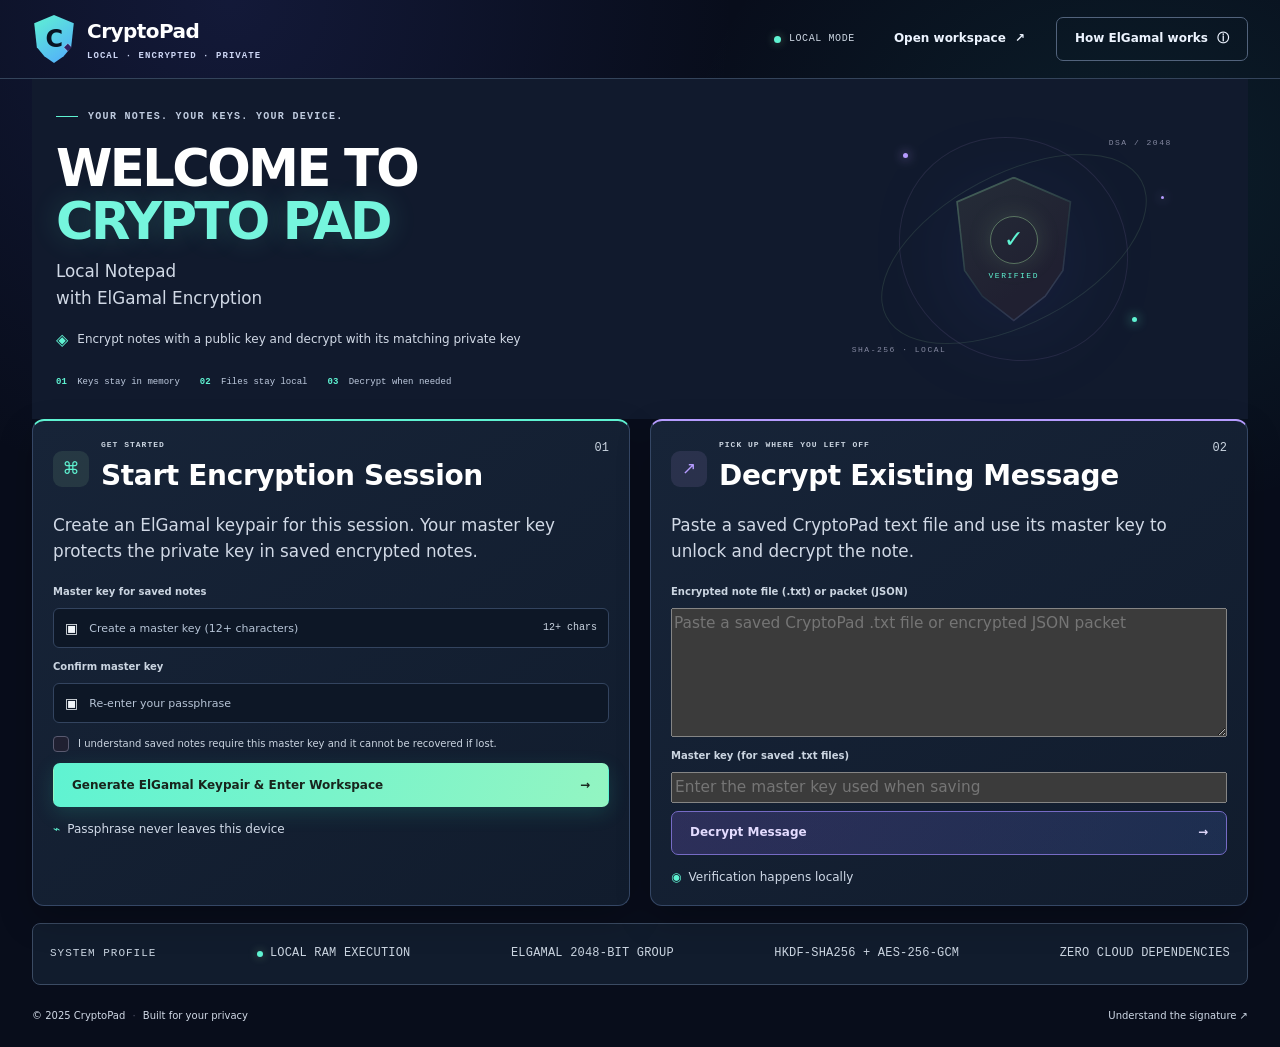
<file: frontend/index.html>
<!DOCTYPE html>
<html lang="en">
<head>
  <meta charset="UTF-8">
  <meta name="viewport" content="width=device-width, initial-scale=1.0">
  <meta name="theme-color" content="#11111b">
  <meta name="description" content="CryptoPad is a local-first notepad interface for ElGamal-encrypted notes.">
  <title>CryptoPad — ElGamal Encrypted Local Notepad</title>
  <link rel="stylesheet" href="styles.css">
</head>
<body>
  <!-- The landing page is the initial view. A backend can serve the workspace
       route after key generation or note verification is complete. -->
  <header class="site-header">
    <nav class="nav container" aria-label="Main navigation">
      <a class="brand" href="index.html" aria-label="CryptoPad home">
        <span class="brand-mark" aria-hidden="true"><span class="brand-c">C</span><span class="brand-lock">◆</span></span>
        <span class="brand-word">CryptoPad<small>LOCAL · ENCRYPTED · PRIVATE</small></span>
      </a>
      <div class="nav-actions">
        <span class="connection"><span class="pulse" aria-hidden="true"></span> LOCAL MODE</span>
        <a class="button button-quiet" href="workspace.html">Open workspace <span aria-hidden="true">↗</span></a>
        <!-- Native dialog targets need a small backend/browser integration to open without JS. -->
        <a class="button button-outline" href="#elgamal-guide">How ElGamal works <span aria-hidden="true">ⓘ</span></a>
      </div>
    </nav>
  </header>

  <main id="home">
    <section class="hero hero-section container" aria-labelledby="hero-title">
      <div class="hero-copy">
        <p class="eyebrow"><span class="eyebrow-line"></span> YOUR NOTES. YOUR KEYS. YOUR DEVICE.</p>
        <h1 id="hero-title">WELCOME TO<br><span>CRYPTO PAD</span></h1>
        <p class="hero-subtitle">Local Notepad<br>with ElGamal Encryption</p>
        <p class="hero-security"><span aria-hidden="true">◈</span> Encrypt notes with a public key and decrypt with its matching private key</p>
        <div class="hero-proof" aria-label="Privacy features">
          <span><b>01</b> Keys stay in memory</span><span><b>02</b> Files stay local</span><span><b>03</b> Decrypt when needed</span>
        </div>
      </div>
      <div class="hero-art" aria-hidden="true">
        <div class="orbit orbit-one"></div><div class="orbit orbit-two"></div>
        <div class="shield"><div class="shield-inner"><span class="shield-check">✓</span><span class="shield-label">VERIFIED</span></div></div>
        <span class="art-code code-top">DSA / 2048</span><span class="art-code code-bottom">SHA-256 · LOCAL</span>
        <span class="art-dot dot-one"></span><span class="art-dot dot-two"></span><span class="art-dot dot-three"></span>
      </div>
    </section>

    <section class="entry-grid container" aria-label="Start or open a signed session">
      <article class="panel start-panel">
        <div class="panel-heading"><div class="panel-icon green-icon" aria-hidden="true">⌘</div><div><p class="panel-kicker">GET STARTED</p><h2>Start Encryption Session</h2></div><span class="step-number">01</span></div>
        <p class="panel-description">Create an ElGamal keypair for this session. Your master key protects the private key in saved encrypted notes.</p>
        <!-- Names and IDs are stable hooks for a Flask or Java form handler. -->
        <form action="/session/create" method="post" class="form-stack">
          <label for="master-passphrase">Master key for saved notes</label>
          <div class="input-wrap"><span aria-hidden="true">▣</span><input id="master-passphrase" name="master_passphrase" type="password" autocomplete="new-password" placeholder="Create a master key (12+ characters)" required minlength="12"><span class="input-hint">12+ chars</span></div>
          <label for="confirm-passphrase">Confirm master key</label>
          <div class="input-wrap"><span aria-hidden="true">▣</span><input id="confirm-passphrase" name="confirm_passphrase" type="password" autocomplete="new-password" placeholder="Re-enter your passphrase" required minlength="12"></div>
          <label class="check-row" for="volatile-ack"><input id="volatile-ack" name="volatile_acknowledged" type="checkbox" required><span class="custom-check" aria-hidden="true"></span><span>I understand saved notes require this master key and it cannot be recovered if lost.</span></label>
          <button class="button button-primary button-full" type="submit">Generate ElGamal Keypair &amp; Enter Workspace <span aria-hidden="true">→</span></button>
        </form>
        <p class="panel-footnote"><span aria-hidden="true">⌁</span> Passphrase never leaves this device</p>
      </article>

      <article class="panel open-panel">
        <div class="panel-heading"><div class="panel-icon purple-icon" aria-hidden="true">↗</div><div><p class="panel-kicker">PICK UP WHERE YOU LEFT OFF</p><h2>Decrypt Existing Message</h2></div><span class="step-number">02</span></div>
        <p class="panel-description">Paste a saved CryptoPad text file and use its master key to unlock and decrypt the note.</p>
        <form id="decrypt-form" class="form-stack">
          <label for="encrypted-packet">Encrypted note file (.txt) or packet (JSON)</label>
          <textarea id="encrypted-packet" name="packet" rows="5" placeholder="Paste a saved CryptoPad .txt file or encrypted JSON packet" required></textarea>
          <label for="existing-master-key">Master key (for saved .txt files)</label>
          <input id="existing-master-key" name="master_key" type="password" autocomplete="current-password" placeholder="Enter the master key used when saving" minlength="12">
          <button class="button button-secondary button-full" type="submit">Decrypt Message <span aria-hidden="true">→</span></button>
        </form>
        <p class="panel-footnote"><span aria-hidden="true">◉</span> Verification happens locally</p>
      </article>
    </section>

    <section class="telemetry container" aria-label="Security and runtime properties">
      <span class="telemetry-label">SYSTEM PROFILE</span><span><i class="status-dot"></i> Local RAM execution</span><span>ElGamal 2048-bit group</span><span>HKDF-SHA256 + AES-256-GCM</span><span>Zero cloud dependencies</span>
    </section>

    <!-- CSS :target reveals this accessible explainer without adding JavaScript. -->
    <section id="elgamal-guide" class="dialog-overlay" role="dialog" aria-modal="true" aria-labelledby="guide-title">
      <a class="dialog-backdrop" href="#home" aria-label="Close ElGamal guide"></a>
      <article class="dialog-card">
        <div class="dialog-heading"><div><p class="panel-kicker">THE MATH BEHIND THE MARK</p><h2 id="guide-title">How ElGamal works</h2></div><a class="close-button" href="#home" aria-label="Close">×</a></div>
        <p class="dialog-intro">ElGamal uses a public key to establish a shared secret with a fresh random value. CryptoPad then derives an AES key and uses authenticated encryption for the note content.</p>
        <ol class="math-steps">
          <li><span class="math-number">01</span><div><h3>Key generation</h3><p>Choose private x and publish y = gˣ mod p.</p></div></li>
          <li><span class="math-number">02</span><div><h3>ElGamal encapsulation</h3><p>Choose fresh random k; compute c₁ = gᵏ mod p and shared secret yᵏ mod p.</p></div></li>
          <li><span class="math-number">03</span><div><h3>Hybrid encryption</h3><p>Derive an AES-256 key with HKDF-SHA256, then encrypt the message using AES-GCM.</p></div></li>
          <li><span class="math-number">04</span><div><h3>Decryption</h3><p>The private key computes c₁ˣ mod p to recreate the shared secret and decrypt/authenticate the message.</p></div></li>
        </ol>
        <p class="dialog-note">Educational prototype only. Use a vetted, standardized protocol and security review for real sensitive information.</p>
        <a class="button button-primary dialog-close" href="#home">Got it, thanks</a>
      </article>
    </section>

  </main>

  <footer class="site-footer container"><span>© 2025 CryptoPad <i>·</i> Built for your privacy</span><a href="#elgamal-guide">Understand the signature <span aria-hidden="true">↗</span></a></footer>
<dialog id="decrypt-dialog" class="decrypt-dialog" aria-labelledby="decrypt-dialog-title">
  <div class="dialog-heading"><div><p class="panel-kicker">CRYPTOPAD RESULT</p><h2 id="decrypt-dialog-title">Decrypted message</h2></div><button class="close-button" id="close-decrypt-dialog" type="button" aria-label="Close">×</button></div>
  <pre id="decrypted-message" class="decrypted-message"></pre>
  <button class="button button-primary dialog-done" id="decrypt-dialog-done" type="button">Done</button>
</dialog>
<script src="app.js"></script>
</body>
</html>
</file>
<file: frontend/styles.css>
/* CryptoPad interface styles. Colors and spacing live here so the palette is
   straightforward to adjust when a server-rendered theme is introduced. */
:root {
  color-scheme: dark;
  /* Shared palette keeps body text readable on the darker canvas. */
  --bg-dark: #11111b;
  --card-bg: #1e1e2e;
  --text-main: #cdd6f4;
  --text-muted: #9399b2;
  --accent-green: #a6e3a1;
  --accent-red: #f38ba8;
  --border-color: #313244;
  --base: var(--bg-dark);
  --surface: var(--card-bg);
  --surface-raised: #292a3c;
  --surface-soft: #181825;
  --border: var(--border-color);
  --border-soft: #303044;
  --text: var(--text-main);
  --text-strong: #f0f1f7;
  --muted: var(--text-muted);
  --green: var(--accent-green);
  --green-soft: #24382f;
  --red: var(--accent-red);
  --red-soft: #3d2936;
  --purple: #cba6f7;
  --yellow: #f9e2af;
  --mono: "Consolas", "Courier New", monospace;
  --sans: Inter, ui-sans-serif, system-ui, -apple-system, BlinkMacSystemFont, "Segoe UI", sans-serif;
  --radius: 12px;
}

* { box-sizing: border-box; }
html { scroll-behavior: smooth; scroll-padding-top: 28px; }
body { margin: 0; background: var(--base); color: var(--text); font-family: var(--sans); font-size: 14px; line-height: 1.55; }
body::before { position: fixed; z-index: -1; inset: 0; content: ""; opacity: .24; pointer-events: none; background-image: radial-gradient(#55556d 0.65px, transparent 0.65px); background-size: 24px 24px; }
a { color: inherit; text-decoration: none; }
button, input, textarea { font: inherit; }
button, a, input, textarea { -webkit-tap-highlight-color: transparent; }
button:focus-visible, a:focus-visible, input:focus-visible, textarea:focus-visible { outline: 2px solid var(--green); outline-offset: 3px; }
::selection { color: var(--base); background: var(--green); }
.container { width: min(1120px, calc(100% - 48px)); margin-inline: auto; }
.site-header { border-bottom: 1px solid rgb(255 255 255 / 5%); }
.nav { display: flex; align-items: center; justify-content: space-between; min-height: 78px; }
.brand { display: inline-flex; align-items: center; gap: 11px; color: var(--text-strong); font-size: 18px; font-weight: 750; letter-spacing: -.6px; }
.brand-mark { position: relative; display: grid; width: 44px; height: 48px; place-items: center; clip-path: polygon(50% 0, 95% 17%, 89% 67%, 72% 86%, 50% 100%, 28% 86%, 11% 67%, 5% 17%); background: var(--green); color: #11111b; }
.brand-c { font-size: 24px; font-weight: 850; line-height: 1; }
.brand-lock { position: absolute; right: 5px; bottom: 8px; color: var(--card-bg); font-size: 10px; text-shadow: 0 0 1px #fff; }
.brand-word { color: var(--text-strong); font-size: 20px; font-weight: 800; letter-spacing: -.55px; }
.brand small { display: block; margin-top: 2px; color: #cdd6f4; font-family: var(--mono); font-size: 9px; font-weight: 600; letter-spacing: 1.05px; }
.nav-actions { display: flex; align-items: center; gap: 12px; }
.connection { display: inline-flex; align-items: center; gap: 8px; margin-right: 8px; color: var(--muted); font-family: var(--mono); font-size: 10px; letter-spacing: .6px; }
.pulse, .status-dot { width: 7px; height: 7px; border-radius: 50%; background: var(--green); box-shadow: 0 0 10px rgb(166 227 161 / 45%); }
.button { display: inline-flex; min-height: 38px; align-items: center; justify-content: center; gap: 9px; padding: 0 14px; border: 1px solid transparent; border-radius: 7px; color: var(--text); font-size: 12px; font-weight: 650; cursor: pointer; transition: background .18s, border-color .18s, transform .18s; }
.button:hover { transform: translateY(-1px); }
.button-quiet { background: transparent; color: var(--text); }
.button-quiet:hover { background: rgb(255 255 255 / 4%); }
.button-outline { border-color: var(--border); background: transparent; }
.button-outline:hover { border-color: var(--green); color: var(--green); }
.button-primary { background: var(--green); color: #18241c; }
.button-primary:hover { background: #b8efb4; }
.button-secondary { border-color: rgb(203 166 247 / 27%); background: rgb(203 166 247 / 12%); color: #e0c7ff; }
.button-secondary:hover { background: rgb(203 166 247 / 19%); }
.button-full { width: 100%; min-height: 45px; justify-content: space-between; padding-inline: 15px; }
.button-small { min-height: 32px; padding-inline: 10px; font-size: 10px; }
.button-danger-quiet { border-color: rgb(243 139 168 / 24%); color: var(--red); }
.button-danger-quiet:hover { background: var(--red-soft); }

.hero { position: relative; display: grid; min-height: 340px; grid-template-columns: 1fr 390px; align-items: center; padding-block: 43px 36px; overflow: hidden; }
.hero-copy { position: relative; z-index: 1; }
.eyebrow, .panel-kicker { margin: 0; color: var(--muted); font-family: var(--mono); font-size: 10px; font-weight: 600; letter-spacing: 1.3px; }
.eyebrow { display: flex; align-items: center; gap: 10px; }
.eyebrow-line { width: 22px; height: 1px; background: var(--green); }
.hero h1 { margin: 17px 0 10px; color: var(--text-strong); font-size: clamp(36px, 5vw, 53px); font-weight: 800; letter-spacing: -2.6px; line-height: 1.04; }
.hero h1 span { color: var(--green); }
.hero-subtitle { margin: 0; color: #d8d9e5; font-size: 17px; font-weight: 450; line-height: 1.45; }
.hero-security { display: flex; align-items: flex-start; gap: 9px; margin: 18px 0 0; color: #a6a8bd; font-size: 12px; }
.hero-security span { color: var(--green); font-size: 16px; line-height: 1.25; }
.hero-proof { display: flex; flex-wrap: wrap; gap: 20px; margin-top: 25px; color: var(--muted); font-family: var(--mono); font-size: 9px; }
.hero-proof b { margin-right: 5px; color: var(--green); font-weight: 600; }
.hero-art { position: relative; display: grid; width: 330px; height: 280px; place-items: center; justify-self: center; }
.orbit { position: absolute; border: 1px solid rgb(166 227 161 / 12%); border-radius: 50%; transform: rotate(-28deg); }
.orbit-one { width: 290px; height: 150px; }
.orbit-two { width: 235px; height: 218px; border-color: rgb(203 166 247 / 11%); transform: rotate(36deg); }
.shield { position: relative; display: grid; width: 128px; height: 145px; place-items: center; clip-path: polygon(50% 0, 95% 17%, 89% 65%, 75% 83%, 50% 100%, 25% 83%, 11% 65%, 5% 17%); background: linear-gradient(145deg, rgb(166 227 161 / 35%), rgb(166 227 161 / 5%) 60%, rgb(203 166 247 / 23%)); filter: drop-shadow(0 0 22px rgb(166 227 161 / 13%)); }
.shield::before { position: absolute; inset: 2px; content: ""; clip-path: inherit; background: linear-gradient(145deg, #252d38, #202031 70%); }
.shield-inner { position: relative; display: grid; justify-items: center; gap: 6px; }
.shield-check { display: grid; width: 48px; height: 48px; place-items: center; border: 1px solid rgb(166 227 161 / 42%); border-radius: 50%; color: var(--green); font-size: 24px; box-shadow: 0 0 25px rgb(166 227 161 / 15%); }
.shield-label, .art-code { color: var(--green); font-family: var(--mono); font-size: 8px; letter-spacing: 1.5px; }
.art-code { position: absolute; color: #8589a1; }
.code-top { top: 28px; right: 7px; }.code-bottom { bottom: 32px; left: 3px; }
.art-dot { position: absolute; width: 5px; height: 5px; border-radius: 50%; background: var(--purple); box-shadow: 0 0 11px var(--purple); }
.dot-one { top: 44px; left: 54px; }.dot-two { right: 42px; bottom: 67px; background: var(--green); box-shadow: 0 0 11px var(--green); }.dot-three { top: 87px; right: 15px; width: 3px; height: 3px; }

.entry-grid { display: grid; grid-template-columns: 1fr 1fr; gap: 18px; }
.panel { position: relative; padding: 22px 23px 17px; border: 1px solid var(--border); border-radius: var(--radius); background: linear-gradient(145deg, rgb(42 42 60 / 90%), rgb(35 35 51 / 96%)); box-shadow: 0 13px 35px rgb(0 0 0 / 9%); }
.start-panel { border-top-color: rgb(166 227 161 / 40%); }.open-panel { border-top-color: rgb(203 166 247 / 40%); }
.panel-heading { display: flex; align-items: center; gap: 12px; }
.panel-icon { display: grid; width: 36px; height: 36px; flex: 0 0 36px; place-items: center; border-radius: 9px; font-size: 17px; }
.green-icon { background: rgb(166 227 161 / 11%); color: var(--green); }.purple-icon { background: rgb(203 166 247 / 11%); color: var(--purple); }
.panel-heading .panel-kicker { margin-bottom: 2px; font-size: 8px; letter-spacing: 1px; }
.panel h2 { margin: 0; color: var(--text-strong); font-size: 16px; letter-spacing: -.35px; }
.step-number { margin-left: auto; align-self: flex-start; color: #62647b; font-family: var(--mono); font-size: 10px; }
.panel-description { min-height: 43px; margin: 13px 0 16px; color: #a4a5b9; font-size: 11px; line-height: 1.65; }
code { color: var(--green); font-family: var(--mono); font-size: .92em; }
.form-stack { display: flex; flex-direction: column; gap: 8px; }
.form-stack > label:not(.check-row):not(.dropzone) { margin-top: 3px; color: #c4c5d2; font-size: 10px; font-weight: 600; }
.input-wrap { display: flex; min-height: 40px; align-items: center; gap: 9px; padding: 0 11px; border: 1px solid var(--border); border-radius: 6px; background: #202031; color: #777990; }
.input-wrap:focus-within { border-color: rgb(166 227 161 / 58%); }
.input-wrap input { width: 100%; min-width: 0; border: 0; outline: 0; background: transparent; color: var(--text-strong); font-size: 11px; }
.input-wrap input::placeholder { color: #696b80; }.input-wrap input:focus-visible { outline: 0; }
.input-hint { flex: 0 0 auto; color: #777990; font-family: var(--mono); font-size: 8px; }
.check-row { position: relative; display: flex; align-items: flex-start; gap: 9px; margin: 5px 0 3px; color: #a7a8bb; font-size: 10px; line-height: 1.55; cursor: pointer; }
.check-row input { position: absolute; width: 17px; height: 17px; margin: 0; opacity: 0; }
.custom-check { display: grid; width: 16px; height: 16px; flex: 0 0 16px; place-items: center; border: 1px solid #595a70; border-radius: 4px; background: #202031; }
.check-row input:checked + .custom-check { border-color: var(--green); background: var(--green); }
.check-row input:checked + .custom-check::after { content: "✓"; color: #172119; font-size: 11px; font-weight: 800; }
.check-row input:focus-visible + .custom-check { outline: 2px solid var(--green); outline-offset: 3px; }
.panel-footnote { display: flex; align-items: center; gap: 7px; margin: 13px 0 0; color: #77798e; font-size: 9px; }.panel-footnote span { color: var(--green); }
.dropzone { position: relative; display: flex; min-height: 94px; flex-direction: column; align-items: center; justify-content: center; gap: 3px; overflow: hidden; border: 1px dashed #55536d; border-radius: 7px; background: rgb(32 32 49 / 70%); color: #85869a; font-size: 10px; cursor: pointer; transition: border-color .2s, background .2s; }
.dropzone:hover, .dropzone:focus-within { border-color: var(--purple); background: rgb(203 166 247 / 5%); }
.dropzone strong { color: #c4c3d2; font-size: 10px; font-weight: 550; }.dropzone u { color: #d1b8f2; text-underline-offset: 2px; }
.upload-icon { display: grid; width: 23px; height: 23px; margin-bottom: 2px; place-items: center; border: 1px solid #4b4961; border-radius: 50%; color: var(--purple); font-size: 14px; }
.dropzone input { position: absolute; inset: 0; width: 100%; height: 100%; opacity: 0; cursor: pointer; }

.telemetry { display: flex; min-height: 57px; align-items: center; justify-content: space-between; gap: 15px; margin-top: 17px; padding: 0 17px; border: 1px solid var(--border-soft); border-radius: 8px; background: rgb(36 36 54 / 65%); color: #8f91a5; font-family: var(--mono); font-size: 9px; text-transform: uppercase; letter-spacing: .3px; }
.telemetry > span:not(:first-child) { display: flex; align-items: center; gap: 7px; }.telemetry-label { color: #62647b; font-size: 8px; letter-spacing: 1px; }.status-dot { width: 6px; height: 6px; }
.site-footer { display: flex; justify-content: space-between; gap: 15px; padding-block: 23px; color: #77798e; font-size: 10px; }.site-footer i { padding-inline: 4px; color: #515369; font-style: normal; }.site-footer a { color: #a5a6b8; }.site-footer a:hover { color: var(--green); }

/* A targetable CSS overlay provides a no-script educational dialog. */
.dialog-overlay { position: fixed; z-index: 10; display: none; inset: 0; align-items: center; justify-content: center; padding: 22px; }
.dialog-overlay:target { display: flex; }
.dialog-backdrop { position: absolute; inset: 0; background: rgb(12 12 20 / 83%); backdrop-filter: blur(5px); }
.dialog-card { position: relative; width: min(560px, 100%); max-height: min(90vh, 760px); overflow: auto; padding: 25px; border: 1px solid #48485d; border-radius: 13px; background: #252537; box-shadow: 0 25px 90px rgb(0 0 0 / 55%); }
.dialog-heading { display: flex; align-items: flex-start; justify-content: space-between; }.dialog-heading h2 { margin: 4px 0 0; color: var(--text-strong); font-size: 22px; letter-spacing: -.6px; }
.close-button { display: grid; width: 30px; height: 30px; place-items: center; border: 1px solid var(--border); border-radius: 7px; color: var(--muted); font-size: 20px; line-height: 1; }.close-button:hover { color: var(--text-strong); }
.dialog-intro { margin: 13px 0 19px; color: #a5a6b8; font-size: 12px; }
.math-steps { display: grid; gap: 0; margin: 0; padding: 0; list-style: none; }.math-steps li { display: grid; grid-template-columns: 32px 1fr; gap: 10px; padding: 13px 0; border-top: 1px solid var(--border-soft); }
.math-number { color: var(--green); font-family: var(--mono); font-size: 10px; }.math-steps h3 { margin: 0 0 3px; color: var(--text-strong); font-size: 12px; }.math-steps p { margin: 0 0 7px; color: #9799ad; font-size: 10px; }.math-steps li div > code { display: block; padding: 8px 10px; border: 1px solid #35354b; border-radius: 5px; background: #1e1e2e; font-size: 10px; line-height: 1.8; }
.dialog-note { margin: 15px 0; padding: 10px; border: 1px solid rgb(249 226 175 / 16%); border-radius: 6px; background: rgb(249 226 175 / 4%); color: #b6ab91; font-size: 10px; }.dialog-note span { color: var(--yellow); }.dialog-close { width: 100%; }

/* Workspace view uses the same palette and becomes visible at #workspace. */
.workspace { display: none; padding-top: 27px; }
.workspace:target { display: block; }
.workspace-top { display: flex; align-items: center; justify-content: space-between; margin-bottom: 17px; }.workspace-top h2 { margin: 3px 0 0; color: var(--text-strong); font-size: 23px; letter-spacing: -.7px; }
.toolbar { display: flex; flex-wrap: wrap; align-items: center; gap: 7px; padding: 9px; border: 1px solid var(--border); border-radius: 8px 8px 0 0; background: var(--surface); }
.tool-button { display: inline-flex; min-height: 32px; align-items: center; gap: 7px; padding: 0 11px; border: 1px solid transparent; border-radius: 5px; background: transparent; color: #a7a8bb; font-size: 11px; cursor: pointer; }.tool-button:hover { border-color: var(--border); background: #303044; color: var(--text-strong); }.tool-button:first-child { color: var(--green); }.tool-sign { border-color: rgb(166 227 161 / 23%); background: rgb(166 227 161 / 8%); color: var(--green); }
.workspace-grid { display: grid; grid-template-columns: 245px minmax(0, 1fr); gap: 12px; padding: 12px; border: 1px solid var(--border); border-top: 0; background: #202031; }
.key-sidebar { align-self: start; padding: 14px; border: 1px solid var(--border-soft); border-radius: 8px; background: #252537; }.sidebar-title { margin-bottom: 12px; }.sidebar-title .panel-kicker { font-size: 8px; }.sidebar-title h3, .inspector h3 { margin: 2px 0 0; color: var(--text-strong); font-size: 13px; }
.key-status { display: flex; align-items: center; gap: 7px; margin: 0 0 7px; padding: 7px 8px; border-radius: 5px; font-size: 9px; }.key-status i { width: 6px; height: 6px; border-radius: 50%; background: currentColor; }.key-status.loaded { background: var(--green-soft); color: var(--green); }.key-status.unloaded { background: var(--red-soft); color: var(--red); }
.key-sidebar > label { display: block; margin: 13px 0 5px; color: #b7b8c9; font-size: 9px; font-weight: 600; }.key-sidebar > label code { margin-left: 3px; font-weight: 400; }
.readonly-input, .key-output { width: 100%; border: 1px solid var(--border); border-radius: 5px; background: #1e1e2e; color: #8f91a7; font-family: var(--mono); font-size: 9px; }.readonly-input { min-height: 31px; padding: 0 8px; }.key-output { height: 96px; padding: 8px; resize: vertical; line-height: 1.6; }
.sidebar-actions { display: flex; flex-wrap: wrap; gap: 5px; margin-top: 10px; }.sidebar-actions .button { padding-inline: 7px; font-size: 9px; }.sidebar-hint { margin: 11px 0 0; color: #77798e; font-size: 9px; line-height: 1.55; }
.editor-column { min-width: 0; }.editor-card { display: flex; min-height: 354px; flex-direction: column; overflow: hidden; border: 1px solid var(--border-soft); border-radius: 8px; background: #252537; }.editor-titlebar { display: flex; min-height: 42px; align-items: center; gap: 10px; padding: 0 13px; border-bottom: 1px solid var(--border-soft); }.file-indicator { display: flex; align-items: center; gap: 6px; color: #818399; font-family: var(--mono); font-size: 8px; white-space: nowrap; }.file-indicator i { width: 6px; height: 6px; border-radius: 50%; background: var(--yellow); }.editor-titlebar input { width: 100%; min-width: 0; border: 0; outline: 0; background: transparent; color: var(--text-strong); font-size: 12px; font-weight: 600; }.editor-titlebar input::placeholder { color: #83859a; }.editor-titlebar input:focus-visible { outline: 0; }.editor-format { color: #66687e; font-family: var(--mono); font-size: 8px; white-space: nowrap; }
.note-editor { width: 100%; min-height: 270px; flex: 1; padding: 18px; border: 0; outline: 0; background: transparent; color: #d2d3e0; font-family: var(--mono); font-size: 12px; line-height: 1.8; resize: vertical; }.note-editor::placeholder { color: #65677e; }.note-editor:focus-visible { outline: 0; }.editor-footer { display: flex; justify-content: space-between; padding: 8px 13px; border-top: 1px solid var(--border-soft); color: #73758b; font-family: var(--mono); font-size: 8px; }
.inspector { margin-top: 11px; padding: 13px; border: 1px solid var(--border-soft); border-radius: 8px; background: #252537; }.inspector-heading { display: flex; align-items: center; justify-content: space-between; }.inspector-heading .panel-kicker { font-size: 8px; }.signature-type { padding: 4px 7px; border: 1px solid var(--border); border-radius: 4px; color: #8d8fa4; font-family: var(--mono); font-size: 8px; }
.signature-fields { display: grid; grid-template-columns: 2fr 1fr 1fr; gap: 8px; margin-top: 12px; }.signature-field label { display: flex; justify-content: space-between; gap: 4px; margin-bottom: 5px; color: #a7a8bb; font-size: 9px; }.signature-field label span { color: #67697f; font-family: var(--mono); font-size: 7px; }.signature-field textarea { width: 100%; height: 41px; padding: 7px; border: 1px solid var(--border); border-radius: 5px; background: #1e1e2e; color: var(--green); font-family: var(--mono); font-size: 9px; resize: vertical; }.signature-field textarea::placeholder { color: #65677e; }
.inspector-bottom { display: flex; align-items: center; justify-content: space-between; gap: 10px; margin-top: 10px; }.verification-states { display: flex; flex-wrap: wrap; gap: 5px; }.verify-badge { display: inline-flex; min-height: 24px; align-items: center; gap: 4px; padding: 0 7px; border: 1px solid transparent; border-radius: 4px; font-size: 8px; }.verify-badge.valid { border-color: rgb(166 227 161 / 18%); background: var(--green-soft); color: var(--green); }.verify-badge.invalid { border-color: rgb(243 139 168 / 18%); background: var(--red-soft); color: var(--red); }.verify-badge.unsigned { border-color: rgb(249 226 175 / 18%); background: #39352d; color: var(--yellow); }
.workspace-status { display: flex; justify-content: space-between; padding: 11px 2px 17px; color: #7f8196; font-family: var(--mono); font-size: 9px; }.workspace-status i { padding-inline: 3px; color: #55576c; font-style: normal; }
.visually-hidden { position: absolute; width: 1px; height: 1px; padding: 0; overflow: hidden; clip: rect(0, 0, 0, 0); white-space: nowrap; clip-path: inset(50%); border: 0; }

@media (max-width: 760px) {
  .container { width: min(100% - 32px, 600px); }
  .nav { min-height: 66px; }.nav-actions { gap: 6px; }.connection { display: none; }.nav-actions .button { padding-inline: 9px; font-size: 10px; }
  .hero { min-height: 310px; grid-template-columns: 1fr 210px; padding-block: 35px 25px; }.hero-art { width: 210px; transform: scale(.78); }.hero h1 { font-size: 43px; }
  .entry-grid { gap: 12px; }.panel { padding: 18px 16px 15px; }.panel h2 { font-size: 14px; }.panel-description { min-height: 55px; }
  .telemetry { flex-wrap: wrap; justify-content: flex-start; padding-block: 12px; }.telemetry-label { width: 100%; }
  .workspace-grid { grid-template-columns: 205px minmax(0, 1fr); gap: 8px; padding: 8px; }.key-sidebar { padding: 10px; }.sidebar-actions .button { flex: 1 1 42%; }.verification-states { justify-content: flex-end; }
}
@media (max-width: 560px) {
  .container { width: calc(100% - 28px); }
  .brand { font-size: 16px; }.brand-mark { width: 34px; height: 34px; }.brand small { font-size: 7px; }.nav-actions .button-quiet { display: none; }.nav-actions .button-outline { min-height: 34px; font-size: 9px; }
  .hero { grid-template-columns: 1fr; min-height: 0; padding-block: 36px 28px; }.hero-art { position: absolute; top: 23px; right: -40px; width: 190px; opacity: .32; transform: scale(.8); }.hero-copy { max-width: 420px; }.hero h1 { font-size: clamp(37px, 11vw, 48px); }.hero-subtitle { font-size: 15px; }.hero-security { font-size: 11px; }.hero-proof { gap: 12px; margin-top: 20px; }
  .entry-grid { grid-template-columns: 1fr; }.panel-description { min-height: 0; }.panel { padding: 19px; }
  .telemetry { gap: 9px 17px; font-size: 8px; }.site-footer { flex-direction: column; gap: 7px; }
  .workspace { padding-top: 18px; }.workspace-top h2 { font-size: 19px; }.workspace-top .button { min-height: 33px; padding-inline: 9px; font-size: 10px; }.toolbar { gap: 3px; }.tool-button { padding-inline: 7px; font-size: 10px; }.tool-button span { font-size: 9px; }
  .workspace-grid { grid-template-columns: 1fr; }.key-sidebar { order: 2; }.editor-column { order: 1; }.editor-card { min-height: 300px; }.note-editor { min-height: 220px; }.signature-fields { grid-template-columns: 1fr 1fr; }.digest-field { grid-column: 1 / -1; }.inspector-bottom { align-items: flex-start; flex-direction: column; }.verification-states { justify-content: flex-start; }.workspace-status { font-size: 8px; }
  .dialog-overlay { padding: 10px; }.dialog-card { padding: 19px; }.math-steps li div > code { overflow-wrap: anywhere; font-size: 9px; }
}
@media (prefers-reduced-motion: reduce) { *, *::before, *::after { scroll-behavior: auto !important; transition-duration: .01ms !important; } }

/* Contrast pass: labels, helper text, telemetry, and placeholders use a
   lighter foreground against the dark surfaces. This improves readability;
   confirm exact WCAG ratios with the final rendered background if colors change. */
.panel-kicker, .connection, .panel-footnote, .sidebar-hint,
.editor-footer, .workspace-status, .telemetry, .telemetry-label,
.file-indicator, .editor-format, .signature-type { color: #b0b7d0; }
.form-stack > label:not(.check-row):not(.dropzone),
.key-sidebar > label, .signature-field label, .check-row { color: #cdd6f4; }
.input-wrap input::placeholder, .editor-titlebar input::placeholder,
.note-editor::placeholder, .signature-field textarea::placeholder { color: #a6adc8; opacity: 1; }
.input-wrap, .readonly-input, .key-output, .signature-field textarea,
.note-editor, .editor-titlebar input { font-size: 14px; }
.readonly-input, .key-output, .signature-field textarea { line-height: 1.65; }
.key-output, .signature-field textarea, .note-editor { font-family: "JetBrains Mono", "Fira Code", Consolas, "Courier New", monospace; }
.key-output { min-height: 160px; font-size: 13px; }
.signature-field textarea { min-height: 200px; font-size: 13px; }
.note-editor { min-height: 300px; font-size: clamp(14px, 2.5vw, 16px); }
.editor-footer { font-size: 11px; }
.toolbar .tool-button, .button, .sidebar-actions .button, .workspace-top .button {
  min-height: 44px;
  padding: 10px 18px;
}
.toolbar .tool-button { font-size: 13px; }
.button-small { font-size: 11px; }
.workspace-page .workspace-grid { grid-template-columns: minmax(0, 1fr) 270px; }
.workspace-page .editor-column { grid-column: 1; grid-row: 1; }
.workspace-page .key-sidebar { grid-column: 2; grid-row: 1; }
.site-header .nav { justify-content: space-between; flex-wrap: wrap; }

/* Tablet and phone breakpoint: landing cards become a full-width vertical
   stack; workspace prioritizes the editor before placing key management. */
@media (max-width: 768px) {
  .container { width: min(100% - 36px, 640px); }
  .nav { gap: 13px; padding-block: 12px; }
  .nav-actions { flex-wrap: wrap; justify-content: flex-end; }
  .hero { grid-template-columns: minmax(0, 1fr) 210px; }
  .entry-grid { grid-template-columns: 1fr; width: min(100% - 36px, 640px); }
  .panel { width: 100%; }
  .panel-description { min-height: 0; font-size: 13px; }
  .form-stack > label:not(.check-row):not(.dropzone) { font-size: 12px; }
  .input-wrap { min-height: 46px; }
  .input-wrap input { font-size: 14px; }
  .check-row { font-size: 12px; }
  .telemetry { flex-wrap: wrap; justify-content: flex-start; padding-block: 13px; font-size: 10px; }
  .telemetry-label { width: 100%; }
  .workspace-page .workspace-grid { grid-template-columns: 1fr; }
  .workspace-page .editor-column, .workspace-page .key-sidebar { grid-column: 1; }
  .workspace-page .editor-column { grid-row: 1; }
  .workspace-page .key-sidebar { grid-row: 2; }
  .toolbar { flex-wrap: wrap; }
  .key-sidebar > label, .sidebar-hint { font-size: 12px; }
  .sidebar-actions { gap: 8px; }
}

/* Small mobile breakpoint: stack the header without overlap, retain full-width
   action controls, and keep every toolbar action accessible by wrapping. */
@media (max-width: 480px) {
  .container { width: calc(100% - 28px); }
  .site-header .nav { align-items: flex-start; flex-direction: column; }
  .brand { gap: 10px; }
  .brand-mark { width: 42px; height: 46px; }
  .brand-word { font-size: 19px; }
  .brand small { font-size: 9px; }
  .nav-actions { width: 100%; justify-content: flex-start; gap: 8px; }
  .connection { display: none; }
  .nav-actions .button { flex: 1 1 auto; min-height: 44px; padding: 10px 12px; font-size: 12px; }
  .hero { grid-template-columns: 1fr; min-height: 0; padding-block: 30px 24px; }
  .hero-art { position: absolute; top: 16px; right: -62px; opacity: .22; transform: scale(.72); }
  .hero h1 { font-size: clamp(36px, 10vw, 46px); }
  .hero-subtitle { font-size: 16px; }
  .hero-security { font-size: 13px; }
  .hero-proof { gap: 10px 15px; font-size: 10px; }
  .panel { padding: 18px 16px; }
  .panel h2 { font-size: 16px; }
  .panel-footnote { font-size: 11px; }
  .form-stack .button-full { min-height: 48px; padding-inline: 14px; font-size: 12px; }
  .dropzone { min-height: 108px; font-size: 12px; }
  .dropzone strong { font-size: 12px; }
  .telemetry { gap: 10px 15px; font-size: 9px; }
  .site-footer { flex-direction: column; gap: 8px; font-size: 11px; }
  .workspace-page { padding-top: 18px; }
  .workspace-top { align-items: flex-start; }
  .workspace-top h1 { margin: 4px 0 0; font-size: 22px; }
  .toolbar { gap: 6px; padding: 8px; }
  .toolbar .tool-button { flex: 1 1 calc(33.333% - 6px); justify-content: center; min-width: 90px; padding: 10px 12px; }
  .editor-card { min-height: 340px; }
  .note-editor { min-height: 240px; }
  .signature-fields { grid-template-columns: 1fr; }
  .digest-field { grid-column: auto; }
  .inspector-bottom { align-items: stretch; flex-direction: column; }
  .inspector-bottom > .button { width: 100%; }
  .verification-states { justify-content: flex-start; }
  .verify-badge { min-height: 30px; font-size: 10px; }
  .workspace-status { flex-wrap: wrap; gap: 5px 15px; font-size: 10px; }
}

/* Canvas expansion: use nearly the full viewport width while keeping a
   consistent gutter on small screens and a readable cap on ultrawide displays. */
:root {
  --text-main: #cdd6f4;
  --text-muted: #a6adc8;
}
body { font-size: clamp(.95rem, 1.2vw, 1.05rem); line-height: 1.6; }
.container { width: 95%; max-width: 1600px; margin-inline: auto; }
.hero-section { padding: 16px 24px; }
.entry-grid { width: 95%; max-width: 1600px; gap: 20px; }
.panel { padding: 18px 20px; }
.hero h1 { font-size: clamp(2rem, 4vw, 3.2rem); }
.panel h2, .inspector-heading h2, .workspace-top h1,
.sidebar-title h2 { font-size: clamp(1.25rem, 2.5vw, 1.75rem); }
.panel-description, .dialog-intro, .hero-subtitle { font-size: clamp(.95rem, 1.5vw, 1.05rem); line-height: 1.6; }
.workspace-page { display: flex; min-height: calc(100vh - 80px); flex-direction: column; padding: 16px 24px 0; }
.workspace-layout { flex: 1; align-items: stretch; grid-template-columns: minmax(0, 3fr) minmax(260px, 1fr) !important; }
.workspace-page .editor-column { display: flex; min-height: 0; flex-direction: column; }
.editor-card { min-height: 65vh; flex: 1; }
.note-editor { width: 100%; min-height: 55vh; flex: 1; resize: vertical; font-size: clamp(14px, 1vw, 16px); }
.key-sidebar { padding: 16px; }
.readonly-input, .key-output, .signature-field textarea {
  border: 1px solid #313244;
  background: #181825;
  font-family: "JetBrains Mono", "Fira Code", Consolas, monospace;
  font-size: .85rem;
  line-height: 1.5;
  white-space: pre-wrap;
  overflow-wrap: anywhere;
  word-break: break-word;
}
.key-output { min-height: 150px; }
.signature-field textarea { min-height: 96px; }
.note-editor, .key-output, .signature-field textarea { white-space: pre-wrap; overflow-wrap: anywhere; word-break: break-word; }
.input-wrap input::placeholder, .editor-titlebar input::placeholder,
.note-editor::placeholder, .signature-field textarea::placeholder { color: #7f849c; opacity: 1; }
.panel-kicker, .connection, .panel-footnote, .sidebar-hint,
.editor-footer, .workspace-status, .telemetry, .telemetry-label,
.file-indicator, .editor-format, .signature-type { color: #a6adc8; }

/* Extra horizontal room is used for a broad editor beside a quarter-width key
   manager; the editor remains dominant on both common and ultrawide monitors. */
@media (min-width: 1200px) {
  .workspace-layout { grid-template-columns: minmax(0, 3fr) minmax(300px, 1fr) !important; gap: 16px; }
  .hero-section { grid-template-columns: minmax(0, 1fr) minmax(300px, 36%); }
  .entry-grid { grid-template-columns: repeat(2, minmax(0, 1fr)); }
}

/* Narrow screens trade side-by-side density for a full-width reading column. */
@media (max-width: 768px) {
  .container, .entry-grid { width: 95%; }
  .hero-section { padding: 16px 8px; }
  .entry-grid { grid-template-columns: 1fr; }
  .workspace-page { min-height: auto; padding: 16px 0 0; }
  .workspace-layout { grid-template-columns: minmax(0, 1fr) !important; }
  .workspace-page .editor-column { grid-row: 1; }
  .workspace-page .key-sidebar { grid-row: 2; }
  .editor-card { min-height: 60vh; }
  .note-editor { min-height: 55vh; }
}
@media (max-width: 480px) {
  .hero-section { padding-inline: 4px; }
  .panel { padding: 16px; }
  .workspace-page { width: 95%; }
  .editor-card { min-height: 58vh; }
  .note-editor { min-height: 50vh; padding: 14px; }
  .key-output, .signature-field textarea { font-size: 13px; }
}

/* Readability refresh: use a neutral slate canvas with teal accents and make
   every secondary label on the workspace footer legible at normal zoom. */
:root {
  --bg-dark: #0b1220;
  --card-bg: #111c2d;
  --surface: #111c2d;
  --surface-raised: #172438;
  --surface-soft: #0f1928;
  --border-color: #34445b;
  --border: #34445b;
  --border-soft: #29384d;
  --text-main: #f1f5f9;
  --text-strong: #ffffff;
  --text-muted: #c3cfdf;
  --muted: #c3cfdf;
  --accent-green: #5eead4;
  --green: #5eead4;
  --green-soft: #123b3b;
  --accent-red: #fda4af;
  --red: #fda4af;
  --red-soft: #482632;
  --purple: #a5b4fc;
  --yellow: #fcd34d;
}
body { background: var(--bg-dark); color: var(--text-main); }
body::before { opacity: .12; background-image: radial-gradient(#718096 0.65px, transparent 0.65px); }
.site-header { border-bottom-color: #34445b; }
.hero, .panel, .telemetry, .dialog-card, .editor-card, .inspector,
.key-sidebar, .toolbar { background-color: var(--card-bg); }
.panel { background-image: linear-gradient(145deg, #172438, #111c2d); border-color: #3b4b63; }
.entry-grid .panel { box-shadow: 0 14px 34px rgb(0 0 0 / 22%); }
.hero h1, .panel h2, .workspace-top h1, .sidebar-title h2,
.inspector-heading h2, .dialog-heading h2 { color: #ffffff; }
.hero-subtitle, .hero-security, .panel-description, .dialog-intro,
.math-steps p, .dialog-note, .site-footer { color: #d1d9e6; }
.panel-kicker, .connection, .panel-footnote, .sidebar-hint,
.editor-footer, .workspace-status, .telemetry, .telemetry-label,
.file-indicator, .editor-format, .signature-type, .step-number,
.form-stack > label:not(.check-row):not(.dropzone),
.key-sidebar > label, .signature-field label, .check-row { color: #cbd5e1; }
.telemetry { min-height: 62px; background: #111c2d; border-color: #3b4b63; font-size: 12px; letter-spacing: .2px; }
.telemetry-label { font-size: 11px; }
.workspace-status { padding: 15px 4px 20px; color: #e2e8f0; font-size: 12px; }
.workspace-status i { color: #94a3b8; }
.editor-footer { color: #d0dae8; font-size: 12px; }
.file-indicator, .editor-format, .signature-type { color: #d0dae8; font-size: 10px; }
.panel-footnote, .sidebar-hint { color: #d0dae8; font-size: 12px; }
.panel-kicker, .sidebar-title .panel-kicker, .inspector-heading .panel-kicker { color: #cbd5e1; font-size: 11px; }
.step-number { color: #cbd5e1; font-size: 12px; }
.input-wrap, .readonly-input, .key-output, .signature-field textarea,
.note-editor, .editor-titlebar input { background-color: #0d1726; color: #f1f5f9; }
.input-wrap input { color: #ffffff; }
.input-wrap input::placeholder, .editor-titlebar input::placeholder,
.note-editor::placeholder, .signature-field textarea::placeholder { color: #b6c4d6; }
.input-hint { color: #cbd5e1; font-size: 10px; }
.dropzone { color: #d0dae8; background: #0d1726; border-color: #718096; }
.dropzone strong { color: #ffffff; font-size: 12px; }
.dropzone u { color: #c4b5fd; }
.toolbar .tool-button { color: #e2e8f0; }
.toolbar .tool-button:first-child, .toolbar .tool-sign { color: #5eead4; }
.readonly-input, .key-output, .signature-field textarea { border-color: #3b4b63; }
.key-status.loaded { background: #123b3b; color: #86efac; }
.key-status.unloaded { background: #482632; color: #fda4af; }
.verify-badge { font-size: 10px; }
.verify-badge.valid { background: #123b3b; color: #86efac; border-color: #28766c; }
.verify-badge.invalid { background: #482632; color: #fecdd3; border-color: #8b4355; }
.verify-badge.unsigned { background: #42391d; color: #fde68a; border-color: #77632c; }
.button-outline { border-color: #52637c; }
.button-secondary { background: #27264a; border-color: #7166a5; color: #ddd6fe; }
.site-footer a { color: #d0dae8; }

@media (max-width: 768px) {
  .workspace-status { gap: 8px 16px; }
  .workspace-status span { font-size: 11px; }
  .telemetry { font-size: 11px; }
}

/* Verification results must remain clear when color vision or display
   brightness varies, so each state uses a stronger fill, bright text, and a
   larger label instead of relying on a faint colored outline. */
.verification-states { gap: 8px; }
.verify-badge {
  min-height: 38px;
  padding: 7px 11px;
  border-width: 1px;
  border-radius: 6px;
  font-size: 12px;
  font-weight: 700;
  line-height: 1.3;
}
.verify-badge.valid {
  border-color: #34d399;
  background: #14532d;
  color: #f0fdf4;
}
.verify-badge.invalid {
  border-color: #fb7185;
  background: #881337;
  color: #fff1f2;
}
.verify-badge.unsigned {
  border-color: #facc15;
  background: #713f12;
  color: #fffbeb;
}
@media (max-width: 480px) {
  .verification-states { display: grid; grid-template-columns: 1fr; width: 100%; }
  .verify-badge { min-height: 42px; font-size: 13px; }
}

/* Brighter signature palette: electric aqua and violet accents sit on a deep
   ink-blue canvas, with restrained glows that make the hero and actions pop. */
:root {
  --bg-dark: #080d1b;
  --card-bg: #111a2d;
  --surface: #111a2d;
  --surface-raised: #18233a;
  --surface-soft: #0d1527;
  --border-color: #33445f;
  --border: #33445f;
  --border-soft: #263752;
  --accent-green: #5ff3d2;
  --green: #5ff3d2;
  --green-soft: #103b3b;
  --purple: #b69cff;
  --text-main: #edf4ff;
  --text-muted: #c0cce0;
  --muted: #c0cce0;
}
body {
  background-image: radial-gradient(ellipse at 18% 0%, rgb(69 80 190 / 18%), transparent 34%),
                    radial-gradient(ellipse at 88% 16%, rgb(43 202 190 / 9%), transparent 28%);
}
.hero h1 span { color: #75f5dd; text-shadow: 0 0 28px rgb(95 243 210 / 20%); }
.hero-art { filter: drop-shadow(0 15px 45px rgb(85 94 255 / 10%)); }
.panel { border-color: #354765; }
.start-panel { border-top: 2px solid #5ff3d2; }
.open-panel { border-top: 2px solid #b69cff; }
.button-primary { background: linear-gradient(110deg, #5ff3d2, #93f5c2); box-shadow: 0 6px 20px rgb(43 219 183 / 16%); }
.button-secondary { background: linear-gradient(110deg, rgb(119 91 205 / 25%), rgb(74 116 213 / 20%)); border-color: #766bc5; color: #e4dcff; }
.tool-sign { background: linear-gradient(110deg, rgb(95 243 210 / 14%), rgb(182 156 255 / 12%)); }
.dropzone:hover, .dropzone:focus-within { box-shadow: inset 0 0 28px rgb(182 156 255 / 8%); }
/* The interface is intentionally dark-only. This high-contrast brand mark uses
   the same cyan and blue accent colors as the editor controls. */
.brand-mark {
  background: linear-gradient(145deg, #5ff3d2, #52a8ff);
  color: #081323;
  filter: drop-shadow(0 5px 12px rgb(82 168 255 / 24%));
}
.brand-lock { color: #312064; }

/* Center decrypted text inside the app instead of using the browser alert. */
.decrypt-dialog {
  width: min(560px, calc(100vw - 32px));
  max-width: none;
  max-height: min(78vh, 720px);
  margin: auto;
  padding: 26px;
  overflow: auto;
  border: 1px solid #52637c;
  border-radius: 16px;
  background: #111a2d;
  color: #edf4ff;
  box-shadow: 0 24px 90px rgb(0 0 0 / 62%);
}
.decrypt-dialog::backdrop { background: rgb(3 7 18 / 76%); backdrop-filter: blur(4px); }
.decrypt-dialog .dialog-heading { align-items: center; margin-bottom: 18px; }
.decrypt-dialog .close-button { border: 0; background: transparent; color: #c0cce0; cursor: pointer; font-size: 28px; line-height: 1; }
.decrypted-message {
  max-height: 52vh;
  margin: 0 0 22px;
  padding: 16px;
  overflow: auto;
  border: 1px solid #33445f;
  border-radius: 10px;
  background: #0d1527;
  color: #f1f5f9;
  font: inherit;
  line-height: 1.6;
  white-space: pre-wrap;
  overflow-wrap: anywhere;
}
.decrypt-dialog .dialog-done { display: block; margin-left: auto; min-width: 100px; }
</file>
